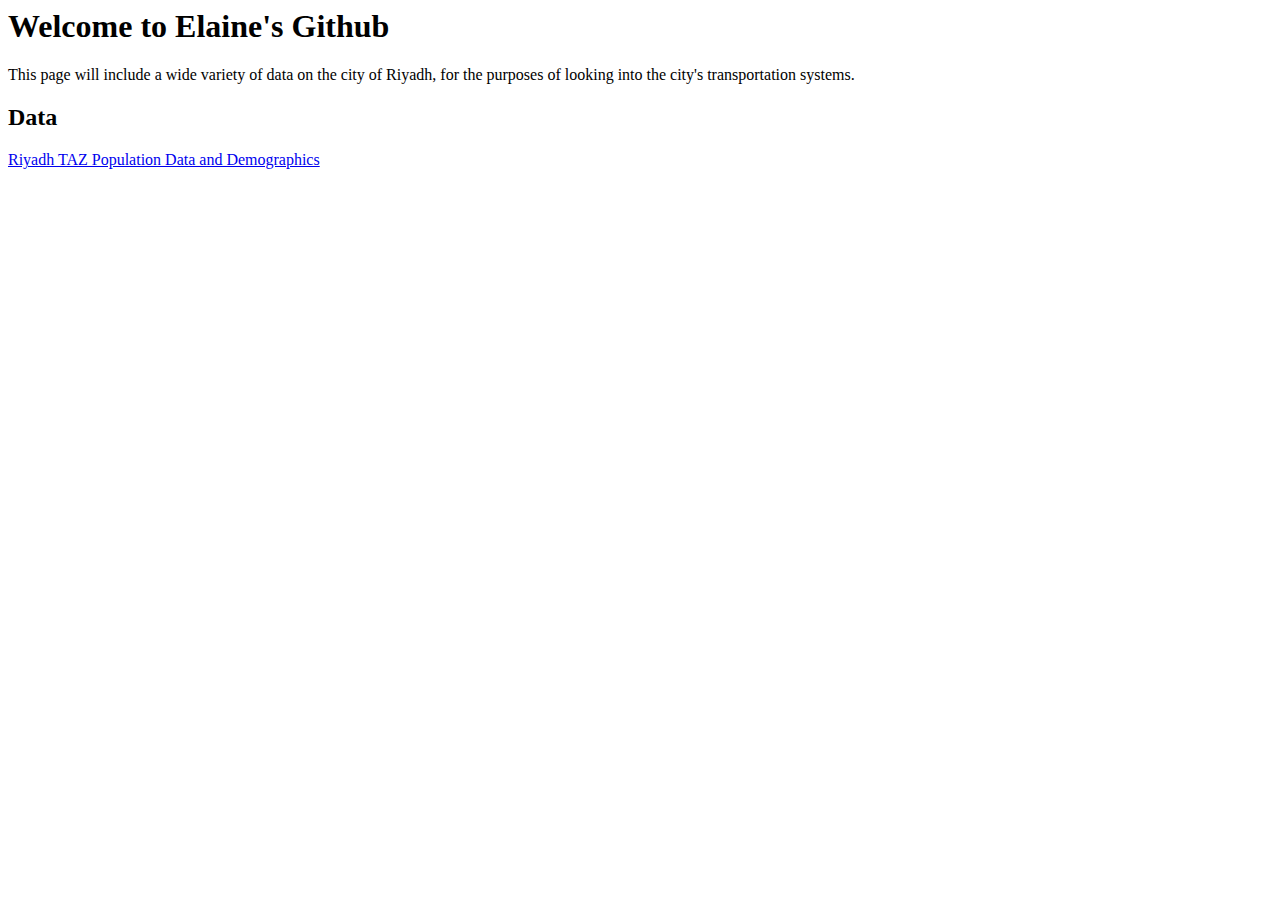
<file: index.html>
<html lang="en">
<head>
    <meta charset="utf-8"> 
    <title>Elaine Minjy Kim</title>
</head>
<body>
    <h1>Welcome to Elaine's Github</h1>
    <p>This page will include a wide variety of data on the city of Riyadh, for the purposes of looking into the city's transportation systems.</p>

    <h2>Data</h2>
    <p><a href="enialemik.github.io/riyadh_pop.txt">Riyadh TAZ Population Data and Demographics</a></p>
</body>
</html>
</file>
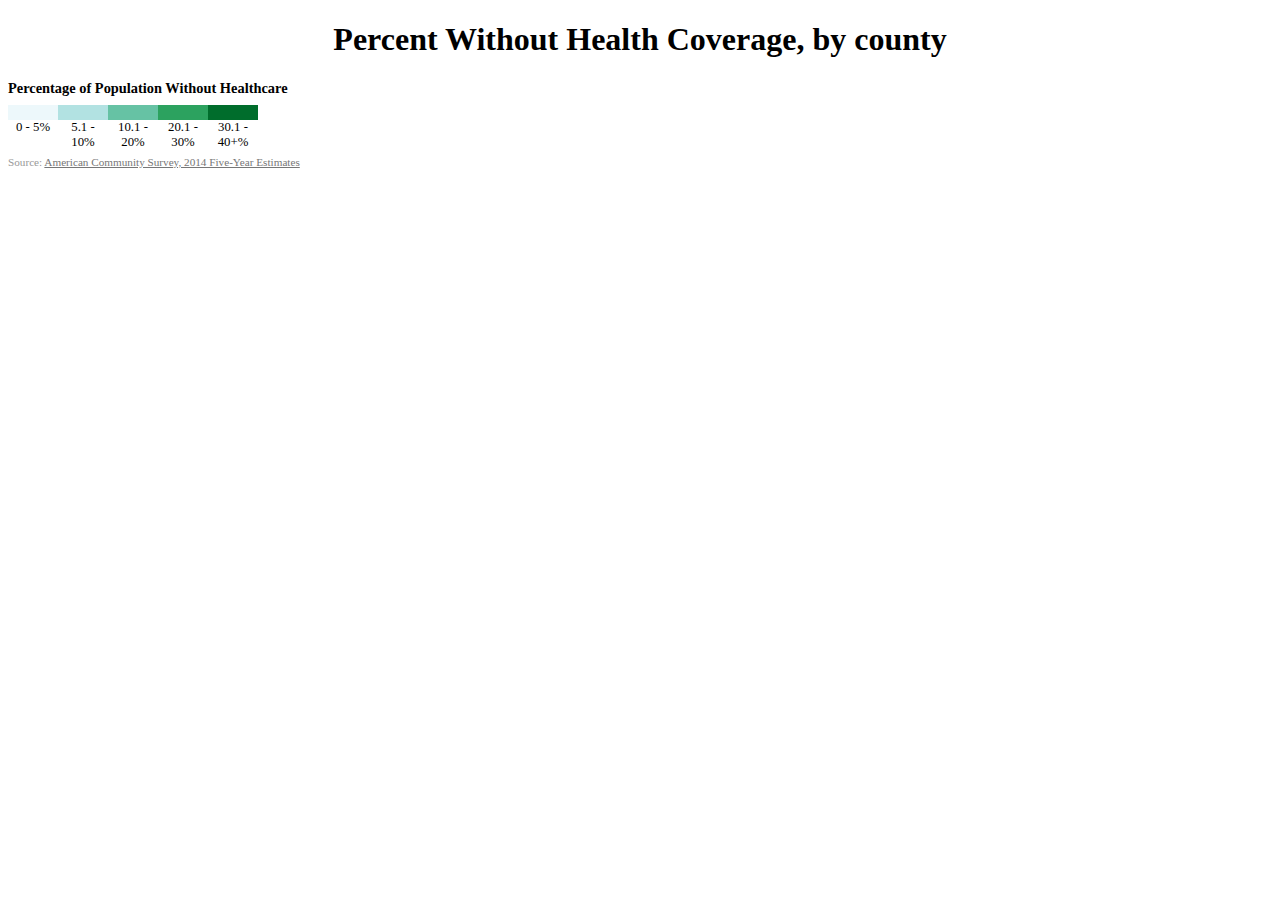
<file: counties/index.html>
<!DOCTYPE html>
<meta charset="utf-8">
<style>

.states {
  fill: none;
  stroke: #fff;
  stroke-linejoin: round;
}

</style>
<body>
<h1><center>Percent Without Health Coverage, by county</center></h1>
<script src="//d3js.org/d3.v3.min.js"></script>
<script src="//d3js.org/queue.v1.min.js"></script>
<script src="//d3js.org/topojson.v1.min.js"></script>

<div align=center><script>
var width = 960,
    height = 500;


var color = d3.scale.threshold()
    .domain([0.05, 0.1, 0.2, 0.3, 0.4])
    .range(["#edf8fb", "#b2e2e2", "#66c2a4", "#2ca25f", "#006d2c"]);

// var color = d3.scale.linear()
//     .domain([0, .7])
//     .range(["#edf8fb", "#006d2c"]);

var path = d3.geo.path();

var svg = d3.select("body").append("svg")
    .attr("width", width)
    .attr("height", height);

queue()
    .defer(d3.json, "us.json")
    .defer(d3.csv, "health_care_2014.csv")
    .await(ready);

function ready(error, us, health_care_2014) {
  if (error) throw error;

  var rateById = {};

  health_care_2014.forEach(function(d) { rateById[d.id] = +d.perc_no_hc; });

  svg.append("g")
      .attr("class", "counties")
    .selectAll("path")
      .data(topojson.feature(us, us.objects.counties).features)
    .enter().append("path")
      .attr("d", path)
      .style("fill", function(d) { return color(rateById[d.id]); });

  svg.append("path")
      .datum(topojson.mesh(us, us.objects.states, function(a, b) { return a.id !== b.id; }))
      .attr("class", "states")
      .attr("d", path);
}
</script></div>


<div class='my-legend'>
<div class='legend-title'>Percentage of Population Without Healthcare</div>
<div class='legend-scale'>
  <ul class='legend-labels'>
    <li><span style='background:#edf8fb;'></span>0 - 5%</li>
    <li><span style='background:#b2e2e2;'></span>5.1 - 10%</li>
    <li><span style='background:#66c2a4;'></span>10.1 - 20%</li>
    <li><span style='background:#2ca25f;'></span>20.1 - 30%</li>
    <li><span style='background:#006d2c;'></span>30.1 - 40+% </li>
  </ul>
</div>
<div class='legend-source'>Source: <a href="https://www.census.gov/programs-surveys/acs/">American Community Survey, 2014 Five-Year Estimates</a></div>
</div>

<style type='text/css'>
  .my-legend .legend-title {
    text-align: left;
    margin-bottom: 8px;
    font-weight: bold;
    font-size: 90%;
    }
  .my-legend .legend-scale ul {
    margin: 0;
    padding: 0;
    float: left;
    list-style: none;
    }
  .my-legend .legend-scale ul li {
    display: block;
    float: left;
    width: 50px;
    margin-bottom: 6px;
    text-align: center;
    font-size: 80%;
    list-style: none;
    }
  .my-legend ul.legend-labels li span {
    display: block;
    float: left;
    height: 15px;
    width: 50px;
    }
  .my-legend .legend-source {
    font-size: 70%;
    color: #999;
    clear: both;
    }
  .my-legend a {
    color: #777;
    }
</style>
</file>
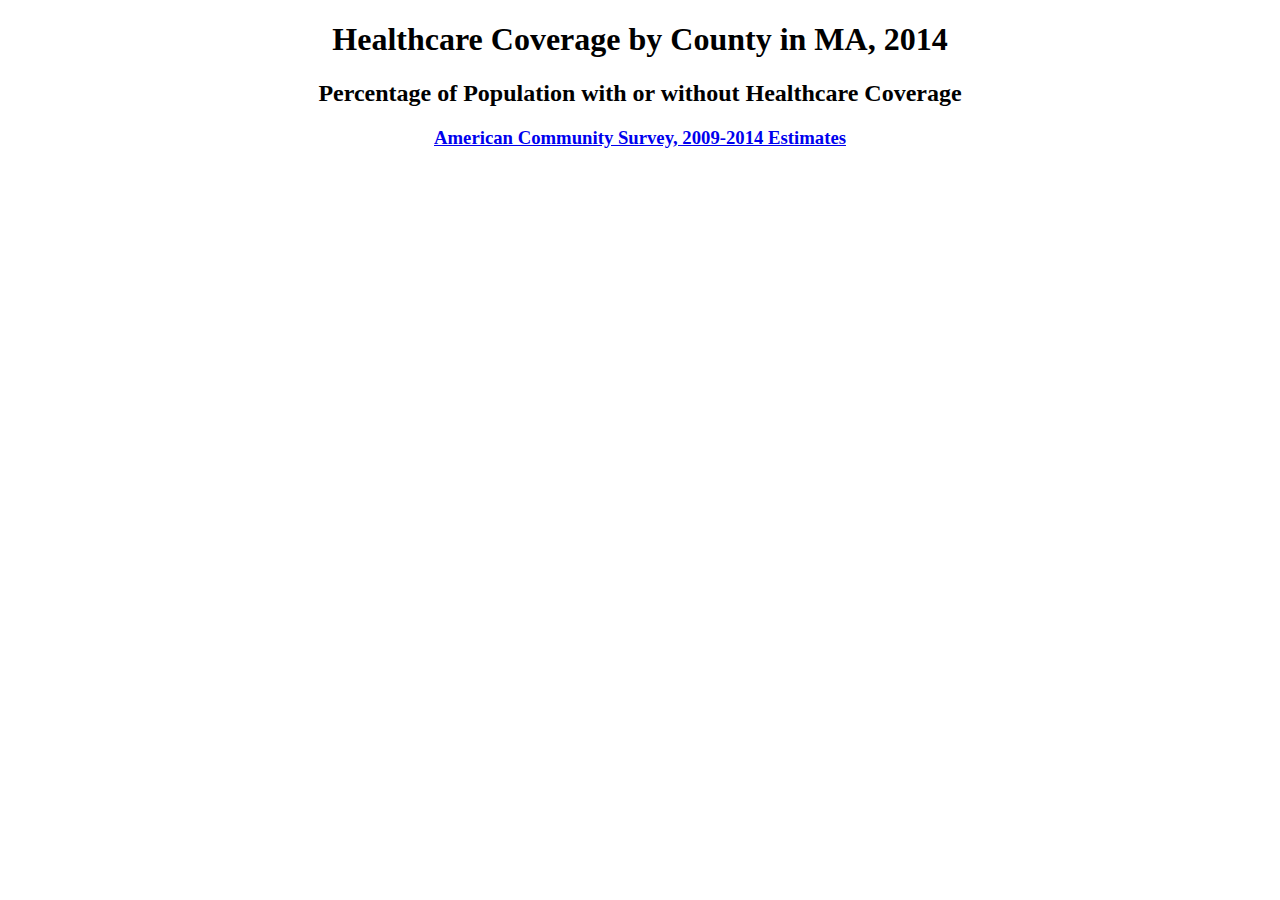
<file: healthcare/index.html>
<!DOCTYPE html>
<html lang="en">
<head>
  <title>HEALTHCARE in MA</title>
  <!-- You will load the D3 library here. -->
  <script src="http://d3js.org/d3.v3.min.js" charset="utf-8"></script>
   <style type="text/css">
  svg {
    font: 10px sans-serif;
    shape-rendering: crispEdges;
  }

  .axis path,
  .axis line {
    fill: none;
    stroke: #000;
  }
 
  path.domain {
    stroke: none;
  }
 
  .y .tick line {
    stroke: #ddd;
  }
  </style>
</head>
<body>
  <h1>
    <center>Healthcare Coverage by County in MA, 2014</center>
  </h1>
  <h2>
    <center>Percentage of Population with or without Healthcare Coverage</center>
  </h2>
  <h3>
    <center><a href="https://www.census.gov/programs-surveys/acs/">American Community Survey, 2009-2014 Estimates</a></center>
  </h3>

  <script>
  // Our D3 code will go here.

// New dataset read from CSV
var HealthcareData = [];

d3.csv("health_care_MA.csv", function(d) {
  return {
    county : d.name, // county name
    perc_no_hc : +d.perc_no_hc, // percent with no healthcare adding the (+) forces value to be number 
    perc_hc: +d.perc_hc
  };
}, function(error, rows) { // catch error if error, read rows
  data = rows; // set data equal to rows
  console.log(data);
  createVisualization(); // call function to create chart
});

// Write the createVisualization function
// This will contain the script that creates the chart

function createVisualization(){

  // Width and height of SVG
  // var margin = {bottom:75, left: 15, right:85}
  // var w = 200 - margin.left - margin.right
  // var h = 175 - margin.bottom;

  var margin = {top: 20, right: 160, bottom: 300, left: 30};
  var w = 960 - margin.left - margin.right
  var h = 800 - margin.top - margin.bottom;

  // Get length of dataset
  var arrayLength = data.length; // length of dataset
  // var maxValue = d3.max(ratData, function(d) { return +d.rats;} ); // get max value of our dataset
  var x_axisLength = 100; // length of x-axis in our layout
  var y_axisLength = 100; // length of y-axis in our layout

  //Create SVG element
  var svg = d3.select("body")
    .append("svg")
    .attr("width", w + margin.left + margin.right)
    .attr("height", h + margin.bottom)
    .append("g")
    .attr("transform", "translate(" + margin.left + ",10)");

  //Transpose the data into layers
  var dataset = d3.layout.stack() (["perc_no_hc",
    "perc_hc"].map(function(HealthcareData) {
      return data.map(function(d) {
        return {
          x: d.county,
          y: +d[HealthcareData]
        };
      });
    }));


var x = d3.scale.ordinal()
  .domain(dataset[0].map(function(d) { return d.x; }))
  .rangeRoundBands([10, w-10], 0.02);

var y = d3.scale.linear()
  .domain([0, d3.max(dataset, function(d) {  return d3.max(d, function(d) { return d.y0 + d.y; });  })])
  .range([h, 0]);

  // var yScale = d3.scale.linear() // takes the data and scales it to our viz
  //   .domain([0, d3.max(dataset, function(d) {
  //     return d3.max(d, function(d) {

  //     });
  //   })])
  //   .range([h, 0]);

 var colors = ["#bb0000", "#32506d"];

  // Create groups for each series, rect elements for each segment
   var groups = svg.selectAll("g.name")
    .data(dataset)
    .enter().append("g")
    .attr("class", "name")
    .style("fill", function(d, i) { return colors[i]; });

  var rect = groups.selectAll("rect")
    .data(function(d) { return d; })
    .enter()
    .append("rect")
    .attr("x", function(d) { return x(d.x); })
    .attr("y", function(d) { return y(d.y0 + d.y); })
    .attr("height", function(d) { return y(d.y0) - y(d.y0 + d.y); })
    .attr("width", x.rangeBand())
    .on("mouseover", function() { tooltip.style("display", null); })
    .on("mouseout", function() { tooltip.style("display", "none"); })
    .on("mousemove", function(d) {
      var xPosition = d3.mouse(this)[0] - 15;
      var yPosition = d3.mouse(this)[1] - 25;
      tooltip.attr("transform", "translate(" + xPosition + "," + yPosition + ")");
      tooltip.select("text").text((d.y*100).toFixed(2) + "%");
    });

    var tooltip = svg.append("g")
      .attr("class", "tooltip")
      .style("display", "none");
      
  tooltip.append("text")
    .attr("x", 15)
    .attr("dy", "1.2em")
    .style("text-anchor", "middle")
    .attr("font-size", "12px");


// Draw legend
var legend = svg.selectAll(".legend")
  .data(colors)
  .enter().append("g")
  .attr("class", "legend")
  .attr("transform", function(d, i) { return "translate(30," + i * 19 + ")"; });
 
legend.append("rect")
  .attr("x", w - 18)
  .attr("width", 18)
  .attr("height", 18)
  .style("fill", function(d, i) {return colors.slice().reverse()[i];});
 
legend.append("text")
  .attr("x", w + 5)
  .attr("y", 9)
  .attr("dy", ".35em")
  .style("text-anchor", "start")
  .text(function(d, i) { 
    switch (i) {
      case 0: return "With Healthcare";
      case 1: return "Without Healthcare";
    }
  });

// Define and draw axes
  var yAxis = d3.svg.axis()
    .scale(y)
    .orient("left")
    .ticks(5)
    .tickSize(-w)
    .tickFormat( function(d) { return d*100 } );

  var xAxis = d3.svg.axis()
      .scale(x)
      .orient("bottom")
      .tickFormat( function(d) { return d} );

  svg.append("g")
    .attr("class", "y axis")
    .call(yAxis);

  // svg.append("g")
  //   .attr("class", "x axis")
  //   .attr("transform", "translate(0," + h + ")")
  //   .call(xAxis);

  svg.append("g")
      .attr("class", "x axis")
      .attr("transform", "translate(0," + h + ")")
      .call(xAxis)
    .selectAll("text")
      .attr("y", 0)
      .attr("x", 9)
      .attr("dy", ".35em")
      .attr("transform", "rotate(90)")
      .style("text-anchor", "start");


}; // end of create visualizationfunction


</script>
</script>
<style>
  text {
    font-family: "Open Sans", sans-serif;
    font-size: 12px;
  }
</style>

</body>
</html>
</file>
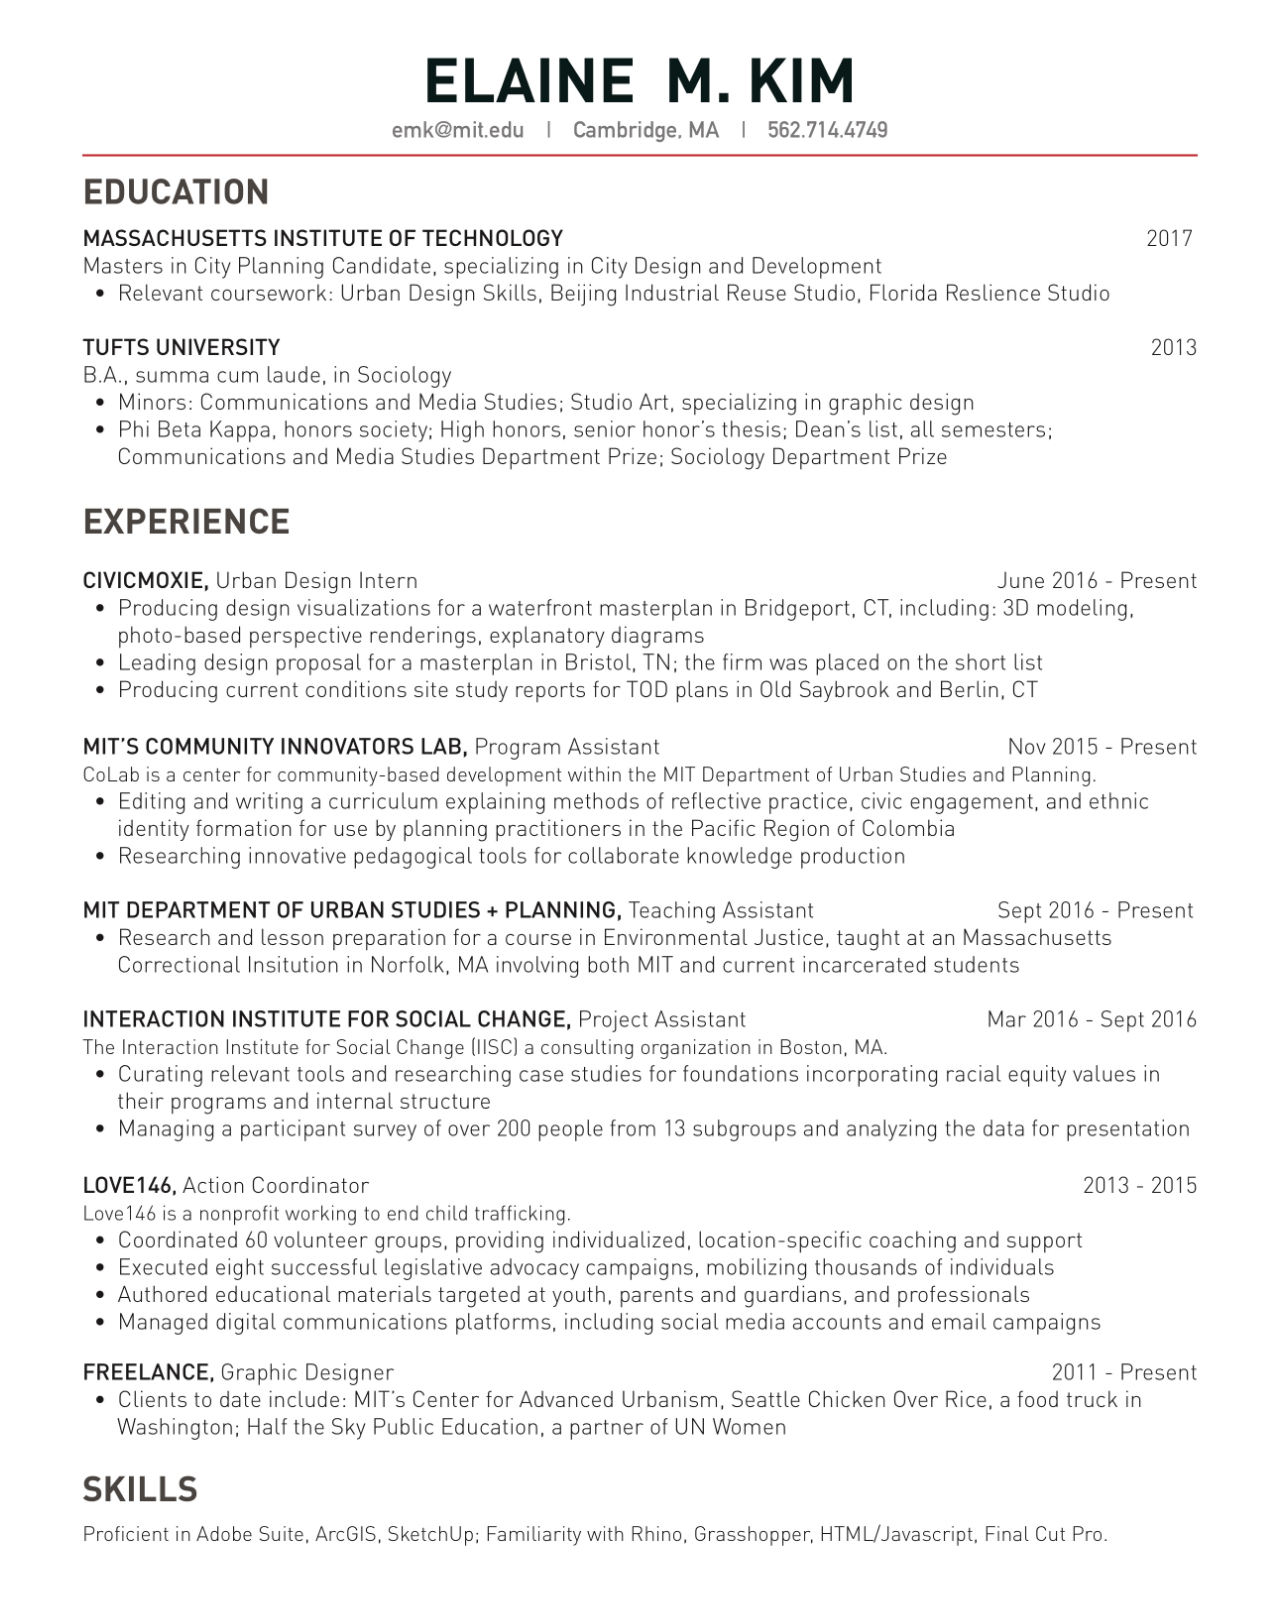
<file: resume/index.html>
<!DOCTYPE html>
<html lang="en">
<head>

    <meta charset="utf-8">
    <meta http-equiv="X-UA-Compatible" content="IE=edge">
    <meta name="viewport" content="width=device-width, initial-scale=1">
    <meta name="description" content="">
    <meta name="author" content="">

    <title>Elaine Kim Resume</title>
</head>

<body>
<img src="Images/ElaineKimResume.jpg" width="100%" height="auto"/>
</body>
</file>
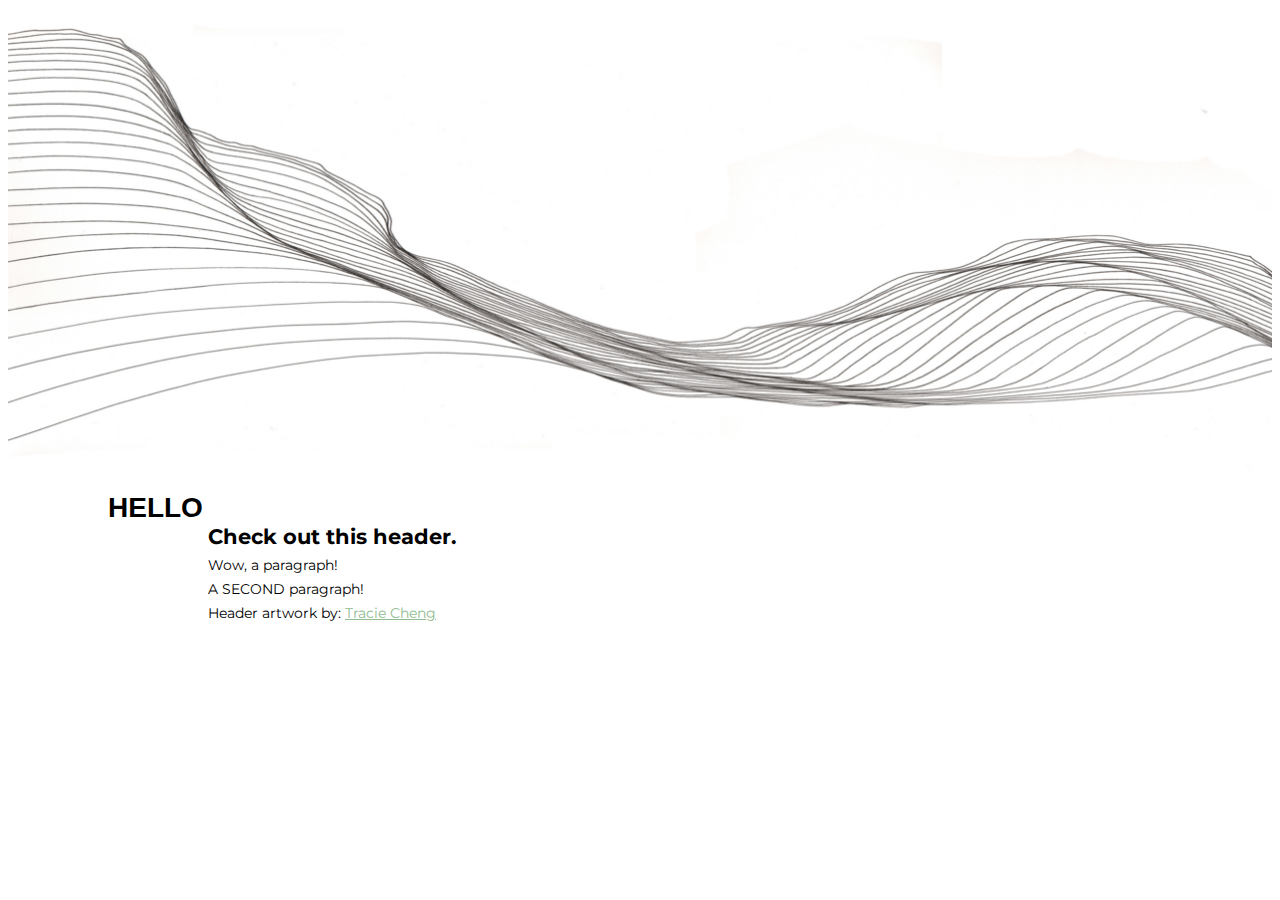
<file: website/index.html>
<!-- this is a comment -->
<!DOCTYPE html>
<html lang="en">
    <head>
        <meta charset="utf-8"> 
        <title>ELAINE</title>
        <link href="css/main.css" rel="stylesheet" />
    </head>
    <body>
        <img src="images/tracie.jpg" height="100%" width="100%"/>
        <h1>HELLO</h1>
        <div id="main">
        	<h2 id="headtext">Check out this header.</h2>
        	<p id="foo">Wow, a paragraph!</p>
        	<p id="bar">A SECOND paragraph!</p>
        	<p>Header artwork by: <a href="http://traciecheng.com/" target="_blank">Tracie Cheng</a></p>
        	<br></br>
    </body>
</html>
</file>
<file: website/css/main.css>
@import url(https://fonts.googleapis.com/css?family=Montserrat);
html {
  font-family: Montserrat, Helvetica, serif;
  font-size: 14px;
  line-height: 10px;
}

h1:hover {
	color: OliveDrab ;
}

body {
	text-align: left;
}

a {
  color: DarkSeaGreen;
}

a:hover {
  color: DarkSlateGrey ;
}

#main {
    margin-left: 200px;
}

@import url(https://fonts.googleapis.com/css?family=Fjalla+One);
h1 {
    font-family: Fjalla One, Helvetica, serif;
    margin-left: 100px;
}
</file>
